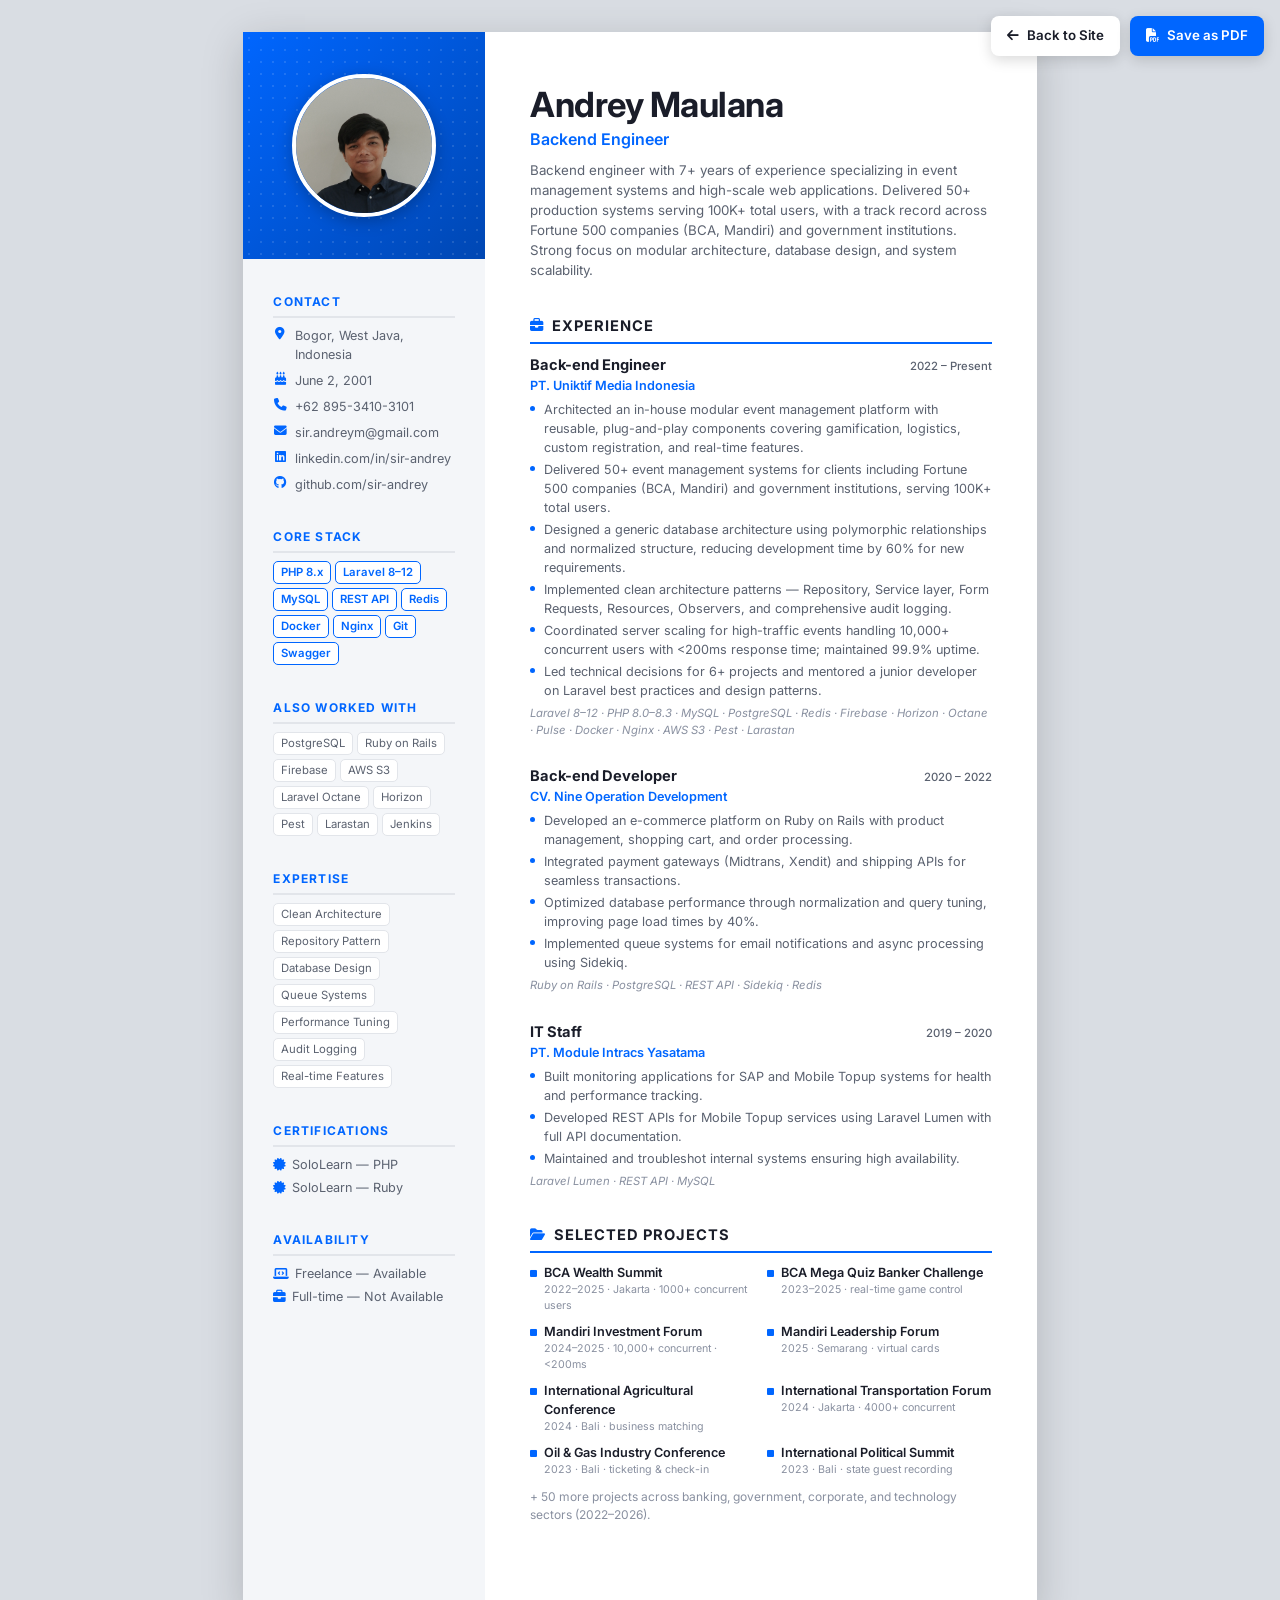
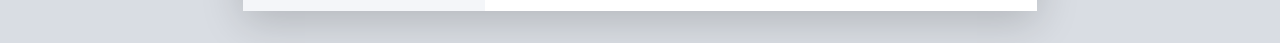
<file: cv.html>
<!DOCTYPE html>
<html lang="id">
<head>
  <meta charset="UTF-8">
  <meta name="viewport" content="width=device-width, initial-scale=1.0">
  <title>Andrey Maulana — CV</title>
  <link rel="icon" type="image/png" href="assets/images/favicon.png">
  <link rel="preconnect" href="https://fonts.googleapis.com">
  <link rel="preconnect" href="https://fonts.gstatic.com" crossorigin>
  <link href="https://fonts.googleapis.com/css2?family=Inter:wght@400;500;600;700&display=swap" rel="stylesheet">
  <link rel="stylesheet" href="https://cdnjs.cloudflare.com/ajax/libs/font-awesome/6.4.0/css/all.min.css">
  <style>
    :root {
      --ink: #1a1d29;
      --muted: #5b6270;
      --line: #e2e5ea;
      --accent: #0066ff;
      --sidebar-bg: #f4f6f9;
      --page: 210mm;
    }
    * { margin: 0; padding: 0; box-sizing: border-box; }
    body {
      font-family: 'Inter', system-ui, sans-serif;
      color: var(--ink);
      background: #d9dde3;
      line-height: 1.5;
      font-size: 10.5pt;
      -webkit-print-color-adjust: exact;
      print-color-adjust: exact;
    }

    /* Floating toolbar (screen only) */
    .toolbar {
      position: fixed; top: 16px; right: 16px; z-index: 100;
      display: flex; gap: 10px;
    }
    .toolbar a, .toolbar button {
      font: inherit; font-size: 10pt; font-weight: 600;
      border: none; border-radius: 8px; cursor: pointer;
      padding: 10px 16px; display: inline-flex; align-items: center; gap: 8px;
      text-decoration: none; box-shadow: 0 4px 14px rgba(0,0,0,.15);
      transition: transform .15s ease, box-shadow .15s ease;
    }
    .toolbar a:hover, .toolbar button:hover { transform: translateY(-2px); box-shadow: 0 6px 20px rgba(0,0,0,.2); }
    .btn-print { background: var(--accent); color: #fff; }
    .btn-back { background: #fff; color: var(--ink); border: 1px solid var(--line); }

    /* A4 page */
    .page {
      width: var(--page); min-height: 297mm;
      margin: 32px auto; background: #fff;
      box-shadow: 0 10px 40px rgba(0,0,0,.18);
      display: grid; grid-template-columns: 64mm 1fr;
    }

    /* Sidebar */
    .sidebar { background: var(--sidebar-bg); padding: 0 8mm 14mm; }
    .sidebar h2 {
      font-size: 9pt; text-transform: uppercase; letter-spacing: 1.2px;
      color: var(--accent); margin: 0 0 8px; padding-bottom: 5px;
      border-bottom: 2px solid var(--line);
    }
    .sidebar section { margin-bottom: 9mm; }
    /* Blue header band behind photo (full-bleed within sidebar) */
    .sidebar-head {
      margin: 0 -8mm 9mm; padding: 11mm 8mm;
      background: linear-gradient(135deg, #0066ff 0%, #0047b3 100%);
      text-align: center; position: relative; overflow: hidden;
    }
    .sidebar-head::after {
      content: ""; position: absolute; inset: 0; opacity: .12;
      background-image: radial-gradient(#fff 1px, transparent 1px);
      background-size: 12px 12px; pointer-events: none;
    }
    .photo {
      width: 38mm; height: 38mm; border-radius: 50%; object-fit: cover;
      display: block; margin: 0 auto; border: 4px solid #fff;
      box-shadow: 0 4px 16px rgba(0,0,0,.25); position: relative; z-index: 1;
    }
    .contact-item { display: flex; gap: 8px; align-items: flex-start; margin-bottom: 7px; font-size: 9.5pt; color: var(--muted); }
    .contact-item i { color: var(--accent); width: 14px; text-align: center; margin-top: 2px; }
    .contact-item a { color: var(--muted); text-decoration: none; word-break: break-word; }

    .skill-group { margin-bottom: 7px; }
    .skill-group .lbl { font-weight: 600; font-size: 9pt; color: var(--ink); margin-bottom: 3px; }
    .chips { display: flex; flex-wrap: wrap; gap: 4px; }
    .chip {
      background: #fff; border: 1px solid var(--line); border-radius: 5px;
      padding: 2px 7px; font-size: 8.5pt; color: var(--muted);
    }
    .chip.core { border-color: var(--accent); color: var(--accent); font-weight: 600; }

    .cert { font-size: 9.5pt; color: var(--muted); margin-bottom: 4px; }
    .cert i { color: var(--accent); margin-right: 6px; }

    /* Main column */
    .main { padding: 14mm 12mm; }
    .name { font-size: 26pt; font-weight: 700; line-height: 1.1; letter-spacing: -.5px; }
    .role { font-size: 12pt; font-weight: 600; color: var(--accent); margin: 4px 0 10px; }
    .summary { font-size: 10pt; color: var(--muted); margin-bottom: 9mm; }

    .main h2 {
      font-size: 11pt; text-transform: uppercase; letter-spacing: 1px;
      color: var(--ink); margin: 0 0 10px; padding-bottom: 5px;
      border-bottom: 2px solid var(--accent); display: flex; align-items: center; gap: 8px;
    }
    .main h2 i { color: var(--accent); font-size: 10pt; }
    .main section { margin-bottom: 9mm; }

    .job { margin-bottom: 7mm; }
    .job:last-child { margin-bottom: 0; }
    .job-head { display: flex; justify-content: space-between; align-items: baseline; gap: 10px; }
    .job-title { font-weight: 700; font-size: 11pt; }
    .job-date { font-size: 8.5pt; color: var(--muted); white-space: nowrap; font-weight: 500; }
    .job-co { font-size: 9.5pt; color: var(--accent); font-weight: 600; margin-bottom: 5px; }
    .job ul { list-style: none; padding: 0; }
    .job li { font-size: 9.5pt; color: var(--muted); padding-left: 14px; position: relative; margin-bottom: 3px; }
    .job li::before { content: ""; position: absolute; left: 0; top: 6px; width: 5px; height: 5px; border-radius: 50%; background: var(--accent); }
    .job .tech { font-size: 8.5pt; color: #8990a0; margin-top: 5px; font-style: italic; }

    .proj-grid { display: grid; grid-template-columns: 1fr 1fr; gap: 5px 12px; }
    .proj { font-size: 9.5pt; padding-left: 14px; position: relative; color: var(--muted); margin-bottom: 3px; }
    .proj::before { content: "\f0c8"; font-family: "Font Awesome 6 Free"; font-weight: 900; font-size: 6pt; position: absolute; left: 0; top: 4px; color: var(--accent); }
    .proj b { color: var(--ink); font-weight: 600; }
    .proj span { display: block; font-size: 8pt; color: #8990a0; }

    @media print {
      @page { size: A4; margin: 0; }
      body { background: #fff; }
      .toolbar { display: none !important; }
      .page { margin: 0; box-shadow: none; width: 100%; min-height: 100vh; }
    }
    @media (max-width: 800px) {
      .page { grid-template-columns: 1fr; width: 100%; margin: 0; box-shadow: none; }
      .toolbar { position: static; padding: 12px; justify-content: center; }
    }
  </style>
</head>
<body>

  <div class="toolbar">
    <a href="index.html" class="btn-back"><i class="fas fa-arrow-left"></i> Back to Site</a>
    <button class="btn-print" onclick="window.print()"><i class="fas fa-file-pdf"></i> Save as PDF</button>
  </div>

  <div class="page">

    <!-- Sidebar -->
    <aside class="sidebar">
      <div class="sidebar-head">
        <img src="assets/images/profile.jpg" alt="Andrey Maulana" class="photo">
      </div>

      <section>
        <h2>Contact</h2>
        <div class="contact-item"><i class="fas fa-map-marker-alt"></i><span>Bogor, West Java, Indonesia</span></div>
        <div class="contact-item"><i class="fas fa-birthday-cake"></i><span>June 2, 2001</span></div>
        <div class="contact-item"><i class="fas fa-phone"></i><a href="tel:+6289534103101">+62 895-3410-3101</a></div>
        <div class="contact-item"><i class="fas fa-envelope"></i><a href="mailto:sir.andreym@gmail.com">sir.andreym@gmail.com</a></div>
        <div class="contact-item"><i class="fab fa-linkedin"></i><a href="https://linkedin.com/in/sir-andrey">linkedin.com/in/sir-andrey</a></div>
        <div class="contact-item"><i class="fab fa-github"></i><a href="https://github.com/sir-andrey">github.com/sir-andrey</a></div>
      </section>

      <section>
        <h2>Core Stack</h2>
        <div class="chips">
          <span class="chip core">PHP 8.x</span>
          <span class="chip core">Laravel 8–12</span>
          <span class="chip core">MySQL</span>
          <span class="chip core">REST API</span>
          <span class="chip core">Redis</span>
          <span class="chip core">Docker</span>
          <span class="chip core">Nginx</span>
          <span class="chip core">Git</span>
          <span class="chip core">Swagger</span>
        </div>
      </section>

      <section>
        <h2>Also Worked With</h2>
        <div class="chips">
          <span class="chip">PostgreSQL</span>
          <span class="chip">Ruby on Rails</span>
          <span class="chip">Firebase</span>
          <span class="chip">AWS S3</span>
          <span class="chip">Laravel Octane</span>
          <span class="chip">Horizon</span>
          <span class="chip">Pest</span>
          <span class="chip">Larastan</span>
          <span class="chip">Jenkins</span>
        </div>
      </section>

      <section>
        <h2>Expertise</h2>
        <div class="chips">
          <span class="chip">Clean Architecture</span>
          <span class="chip">Repository Pattern</span>
          <span class="chip">Database Design</span>
          <span class="chip">Queue Systems</span>
          <span class="chip">Performance Tuning</span>
          <span class="chip">Audit Logging</span>
          <span class="chip">Real-time Features</span>
        </div>
      </section>

      <section>
        <h2>Certifications</h2>
        <div class="cert"><i class="fas fa-certificate"></i>SoloLearn — PHP</div>
        <div class="cert"><i class="fas fa-certificate"></i>SoloLearn — Ruby</div>
      </section>

      <section>
        <h2>Availability</h2>
        <div class="cert"><i class="fas fa-laptop-code"></i>Freelance — Available</div>
        <div class="cert"><i class="fas fa-briefcase"></i>Full-time — Not Available</div>
      </section>
    </aside>

    <!-- Main -->
    <main class="main">
      <div class="name">Andrey Maulana</div>
      <div class="role">Backend Engineer</div>
      <p class="summary">Backend engineer with 7+ years of experience specializing in event management systems and high-scale web applications. Delivered 50+ production systems serving 100K+ total users, with a track record across Fortune 500 companies (BCA, Mandiri) and government institutions. Strong focus on modular architecture, database design, and system scalability.</p>

      <section>
        <h2><i class="fas fa-briefcase"></i> Experience</h2>

        <div class="job">
          <div class="job-head">
            <span class="job-title">Back-end Engineer</span>
            <span class="job-date">2022 – Present</span>
          </div>
          <div class="job-co">PT. Uniktif Media Indonesia</div>
          <ul>
            <li>Architected an in-house modular event management platform with reusable, plug-and-play components covering gamification, logistics, custom registration, and real-time features.</li>
            <li>Delivered 50+ event management systems for clients including Fortune 500 companies (BCA, Mandiri) and government institutions, serving 100K+ total users.</li>
            <li>Designed a generic database architecture using polymorphic relationships and normalized structure, reducing development time by 60% for new requirements.</li>
            <li>Implemented clean architecture patterns — Repository, Service layer, Form Requests, Resources, Observers, and comprehensive audit logging.</li>
            <li>Coordinated server scaling for high-traffic events handling 10,000+ concurrent users with &lt;200ms response time; maintained 99.9% uptime.</li>
            <li>Led technical decisions for 6+ projects and mentored a junior developer on Laravel best practices and design patterns.</li>
          </ul>
          <div class="tech">Laravel 8–12 · PHP 8.0–8.3 · MySQL · PostgreSQL · Redis · Firebase · Horizon · Octane · Pulse · Docker · Nginx · AWS S3 · Pest · Larastan</div>
        </div>

        <div class="job">
          <div class="job-head">
            <span class="job-title">Back-end Developer</span>
            <span class="job-date">2020 – 2022</span>
          </div>
          <div class="job-co">CV. Nine Operation Development</div>
          <ul>
            <li>Developed an e-commerce platform on Ruby on Rails with product management, shopping cart, and order processing.</li>
            <li>Integrated payment gateways (Midtrans, Xendit) and shipping APIs for seamless transactions.</li>
            <li>Optimized database performance through normalization and query tuning, improving page load times by 40%.</li>
            <li>Implemented queue systems for email notifications and async processing using Sidekiq.</li>
          </ul>
          <div class="tech">Ruby on Rails · PostgreSQL · REST API · Sidekiq · Redis</div>
        </div>

        <div class="job">
          <div class="job-head">
            <span class="job-title">IT Staff</span>
            <span class="job-date">2019 – 2020</span>
          </div>
          <div class="job-co">PT. Module Intracs Yasatama</div>
          <ul>
            <li>Built monitoring applications for SAP and Mobile Topup systems for health and performance tracking.</li>
            <li>Developed REST APIs for Mobile Topup services using Laravel Lumen with full API documentation.</li>
            <li>Maintained and troubleshot internal systems ensuring high availability.</li>
          </ul>
          <div class="tech">Laravel Lumen · REST API · MySQL</div>
        </div>
      </section>

      <section>
        <h2><i class="fas fa-folder-open"></i> Selected Projects</h2>
        <div class="proj-grid">
          <div class="proj"><b>BCA Wealth Summit</b> <span>2022–2025 · Jakarta · 1000+ concurrent users</span></div>
          <div class="proj"><b>BCA Mega Quiz Banker Challenge</b> <span>2023–2025 · real-time game control</span></div>
          <div class="proj"><b>Mandiri Investment Forum</b> <span>2024–2025 · 10,000+ concurrent · &lt;200ms</span></div>
          <div class="proj"><b>Mandiri Leadership Forum</b> <span>2025 · Semarang · virtual cards</span></div>
          <div class="proj"><b>International Agricultural Conference</b> <span>2024 · Bali · business matching</span></div>
          <div class="proj"><b>International Transportation Forum</b> <span>2024 · Jakarta · 4000+ concurrent</span></div>
          <div class="proj"><b>Oil &amp; Gas Industry Conference</b> <span>2023 · Bali · ticketing &amp; check-in</span></div>
          <div class="proj"><b>International Political Summit</b> <span>2023 · Bali · state guest recording</span></div>
        </div>
        <p style="font-size:9pt;color:#8990a0;margin-top:7px;">+ 50 more projects across banking, government, corporate, and technology sectors (2022–2026).</p>
      </section>
    </main>

  </div>

</body>
</html>
</file>
